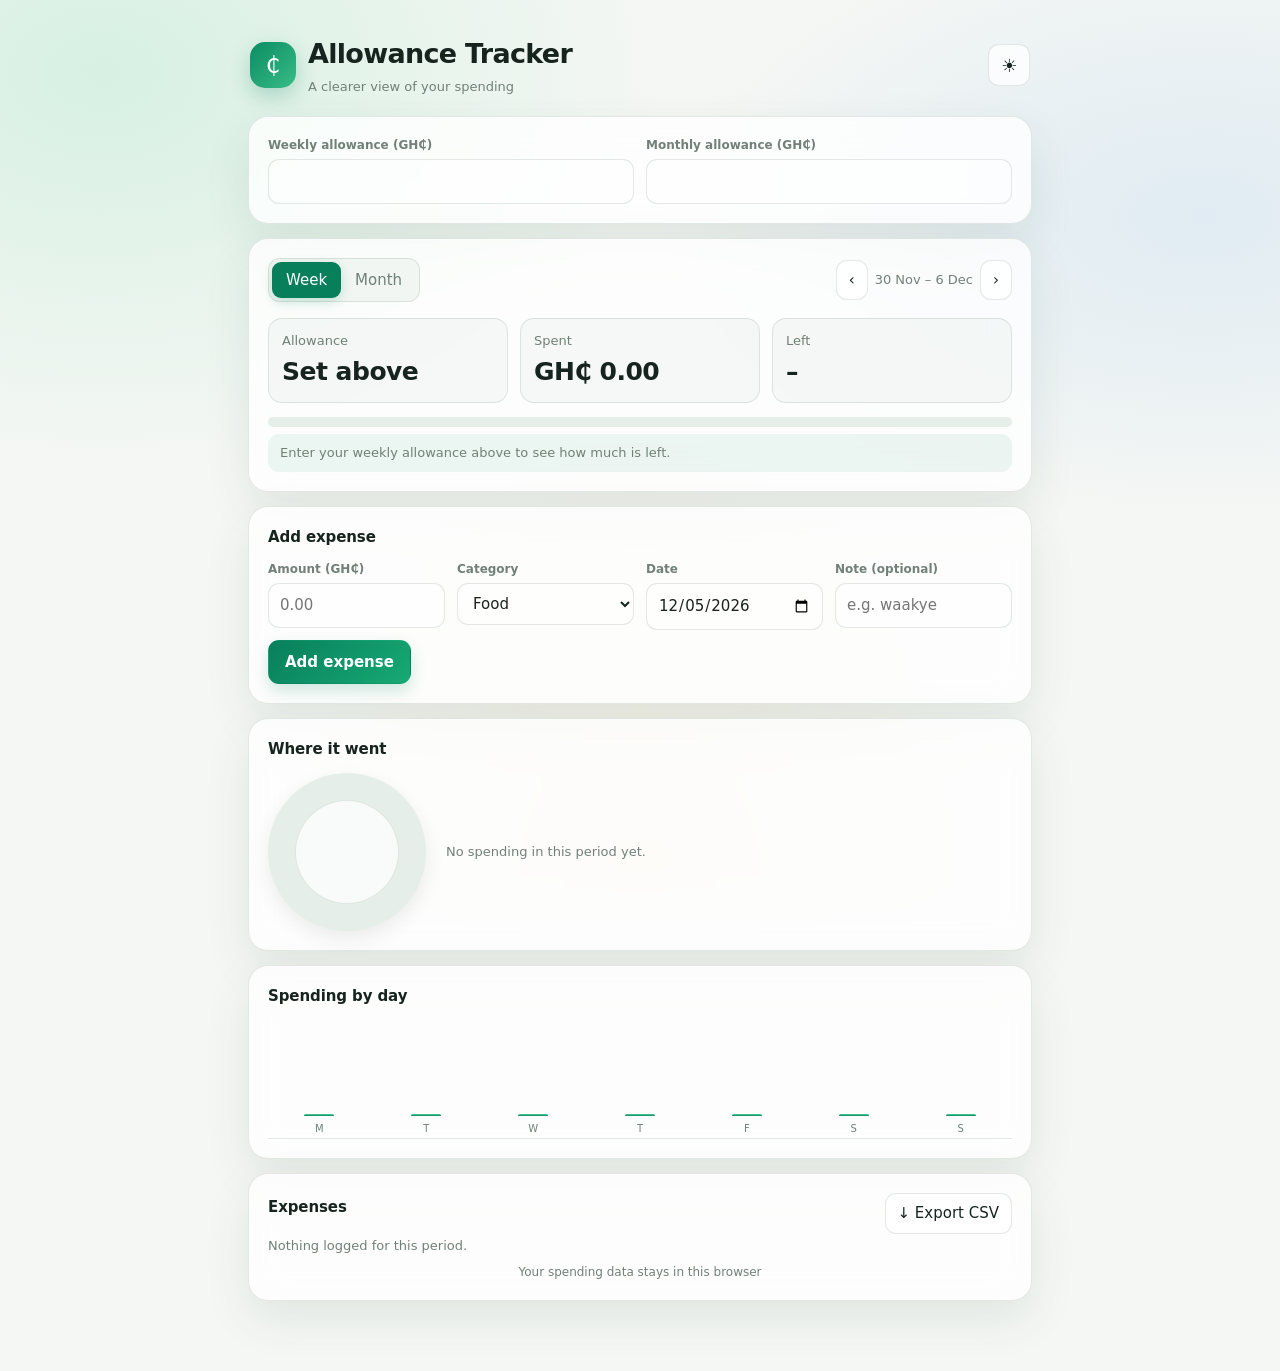
<file: real_finance.html>
<!DOCTYPE html>
<html lang="en">
<head>
<meta charset="utf-8">
<meta name="viewport" content="width=device-width, initial-scale=1, viewport-fit=cover">
<title>Allowance Tracker (GH₵)</title>
<link rel="stylesheet" href="real_finance.css">
</head>
<body>
<main>
<header class="top">
  <div class="brand">
    <div class="brandicon">₵</div>
    <div><h1>Allowance Tracker</h1><div class="subtitle">A clearer view of your spending</div></div>
  </div>
  <button class="theme" id="theme" aria-label="Switch color theme" title="Switch color theme">☀️</button>
</header>

<div class="card">
  <div class="g">
    <div><label>Weekly allowance (GH₵)</label><input id="wk" type="number" min="0" step="0.01" inputmode="decimal"></div>
    <div><label>Monthly allowance (GH₵)</label><input id="mo" type="number" min="0" step="0.01" inputmode="decimal"></div>
  </div>
</div>

<div class="card">
  <div class="row">
    <div class="seg"><button id="vw" class="on">Week</button><button id="vm">Month</button></div>
    <div class="nav"><button id="pv" aria-label="Previous">‹</button><span id="lbl" class="mut"></span><button id="nx" aria-label="Next">›</button></div>
  </div>
  <div class="g stats">
    <div class="stat"><div class="mut">Allowance</div><div class="big" id="sb">–</div></div>
    <div class="stat"><div class="mut">Spent</div><div class="big" id="ss">–</div></div>
    <div class="stat"><div class="mut">Left</div><div class="big" id="sl">–</div></div>
  </div>
  <div class="bar"><i id="pb" style="width:0"></i></div>
  <div class="mut hint" id="hint"></div>
</div>

<div class="card">
  <h2>Add expense</h2>
  <div class="g">
    <div><label>Amount (GH₵)</label><input id="am" type="number" min="0" step="0.01" inputmode="decimal" placeholder="0.00"></div>
    <div><label>Category</label><select id="ct"></select></div>
    <div><label>Date</label><input id="dt" type="date"></div>
    <div><label>Note (optional)</label><input id="nt" type="text" placeholder="e.g. waakye"></div>
  </div>
  <div style="margin-top:10px"><button class="btn p" id="add">Add expense</button></div>
</div>

<div class="card">
  <h2>Where it went</h2>
  <div class="donutwrap"><div class="donut" id="dn"></div><div class="leg" id="lg"></div></div>
</div>

<div class="card">
  <h2>Spending by day</h2>
  <div class="days" id="dy"></div>
</div>

<div class="card">
  <div class="sectionhead"><h2>Expenses</h2><button class="btn" id="csv">↓ Export CSV</button></div>
  <div id="ls"></div>
  <div class="footer">Your spending data stays in this browser</div>
</div>
</main>
<script src="real_finance.js"></script>
</body>
</html>
</file>
<file: real_finance.css>
:root{--bg:#f5f7f4;--card:rgba(255,255,255,.78);--tx:#17231e;--mut:#718078;--bd:rgba(32,72,54,.12);--ac:#087f5b;--bad:#c0392b;--track:#e5eee8;--shadow:0 18px 48px rgba(24,67,48,.09);color-scheme:light;box-sizing:border-box;padding-top:env(safe-area-inset-top,0px);padding-bottom:env(safe-area-inset-bottom,0px)}
:root[data-theme=dark]{--bg:#111a17;--card:rgba(30,43,37,.82);--tx:#eff7f2;--mut:#a1b3a9;--bd:rgba(220,245,229,.12);--ac:#50d6a1;--bad:#ff8277;--track:#2b3a32;--shadow:0 18px 48px rgba(0,0,0,.22);color-scheme:dark}
*{box-sizing:border-box}
html{min-height:100%;background:var(--bg)}
body{min-height:100vh;margin:0;background:radial-gradient(ellipse at 8% 8%,rgba(94,213,157,.20),transparent 34%),radial-gradient(ellipse at 94% 24%,rgba(113,174,235,.16),transparent 32%),radial-gradient(ellipse at 50% 100%,rgba(238,189,105,.12),transparent 38%),var(--bg);background-attachment:fixed;color:var(--tx);font:15px/1.5 system-ui,-apple-system,"Segoe UI",sans-serif;transition:background-color .25s,color .25s;overflow-x:hidden}
body:before,body:after{content:"";position:fixed;width:260px;height:260px;border-radius:50%;filter:blur(60px);opacity:.19;pointer-events:none;z-index:-1;animation:float 18s ease-in-out infinite alternate}
body:before{background:#48c78e;top:18%;left:-150px}
body:after{background:#71aef0;right:-160px;bottom:8%;animation-delay:-8s}
@keyframes float{to{transform:translate(90px,35px) scale(1.15)}}
main{max-width:820px;margin:0 auto;padding:34px 18px 56px}
.top{display:flex;align-items:center;justify-content:space-between;gap:12px;margin:0 2px 20px}
.brand{display:flex;align-items:center;gap:12px}
.brandicon{display:grid;place-items:center;width:46px;height:46px;border-radius:15px;background:linear-gradient(135deg,#0b8b63,#38bd87);color:white;font-size:23px;box-shadow:0 8px 20px rgba(8,127,91,.25)}
h1{font-size:clamp(21px,4vw,27px);letter-spacing:-.7px;margin:0}
.subtitle{color:var(--mut);font-size:13px;margin-top:2px}
.card{background:var(--card);backdrop-filter:blur(18px);-webkit-backdrop-filter:blur(18px);border:1px solid var(--bd);border-radius:20px;padding:19px;margin-bottom:14px;box-shadow:var(--shadow);animation:rise .45s ease both}
.card:nth-of-type(2){animation-delay:.04s}
.card:nth-of-type(3){animation-delay:.08s}
@keyframes rise{from{opacity:0;transform:translateY(10px)}to{opacity:1;transform:none}}
.row{display:flex;gap:9px;flex-wrap:wrap;align-items:center}
.seg{display:flex;padding:3px;border:1px solid var(--bd);border-radius:12px;background:rgba(120,150,130,.07)}
button{font:inherit;cursor:pointer;transition:transform .16s,box-shadow .16s,background .16s}
button:hover{transform:translateY(-1px)}
button:active{transform:scale(.97)}
.seg button{border:0;background:transparent;color:var(--mut);padding:7px 14px;border-radius:9px}
.seg button.on{background:var(--ac);color:#fff;box-shadow:0 4px 12px rgba(8,127,91,.2)}
.nav{margin-left:auto;display:flex;align-items:center;gap:7px}
.nav button,.btn,.theme{border:1px solid var(--bd);background:var(--card);color:var(--tx);border-radius:11px;padding:8px 12px}
.theme{width:42px;height:42px;padding:0;font-size:18px}
.btn.p{background:linear-gradient(135deg,#087f5b,#17a975);color:white;border-color:transparent;font-weight:650;box-shadow:0 7px 16px rgba(8,127,91,.19);padding:10px 16px}
.btn:hover,.nav button:hover,.theme:hover{box-shadow:0 6px 15px rgba(20,60,40,.12)}
label{font-size:12px;color:var(--mut);display:block;margin-bottom:5px;font-weight:600}
input,select{width:100%;padding:10px 11px;border:1px solid var(--bd);border-radius:11px;background:rgba(255,255,255,.42);color:var(--tx);font:inherit;outline:none;transition:border .2s,box-shadow .2s}
[data-theme=dark] input,[data-theme=dark] select{background:rgba(0,0,0,.12)}
input:focus,select:focus{border-color:var(--ac);box-shadow:0 0 0 3px color-mix(in srgb,var(--ac) 17%,transparent)}
.g{display:grid;grid-template-columns:repeat(auto-fit,minmax(145px,1fr));gap:12px}
.stats{margin-top:16px}
.stat{padding:12px 13px;border:1px solid var(--bd);border-radius:14px;background:rgba(120,150,130,.06)}
.big{font-size:clamp(20px,4vw,25px);font-weight:750;letter-spacing:-.5px;font-variant-numeric:tabular-nums;margin-top:2px}
.mut{color:var(--mut);font-size:13px}
.bar{height:10px;background:var(--track);border-radius:99px;overflow:hidden;margin:14px 0 7px}
.bar>i{display:block;height:100%;background:linear-gradient(90deg,#23a879,#70d69c);border-radius:99px;transition:width .45s ease}
.bad{color:var(--bad)}
.hint{padding:9px 12px;border-radius:11px;background:rgba(8,127,91,.07)}
h2{font-size:15px;letter-spacing:-.1px;margin:0 0 12px}
.sectionhead{display:flex;align-items:center;justify-content:space-between;gap:10px}
.donutwrap{display:flex;gap:20px;align-items:center;flex-wrap:wrap}
.donut{width:158px;height:158px;border-radius:50%;position:relative;flex:none;box-shadow:0 8px 20px rgba(0,0,0,.08);transition:transform .3s}
.donut:hover{transform:rotate(-5deg) scale(1.03)}
.donut:after{content:"";position:absolute;inset:27px;background:var(--card);border:1px solid var(--bd);border-radius:50%}
.leg{flex:1;min-width:170px}
.leg div{display:flex;align-items:center;gap:9px;padding:6px 0;border-bottom:1px solid var(--bd)}
.leg div:last-child{border:0}
.leg b{width:10px;height:10px;border-radius:4px;flex:none}
.leg span:last-child{margin-left:auto;font-variant-numeric:tabular-nums;font-size:13px}
.days{display:flex;align-items:flex-end;gap:4px;height:120px;margin-top:10px;padding-bottom:2px;border-bottom:1px solid var(--bd)}
.days div{flex:1;display:flex;flex-direction:column;justify-content:flex-end;align-items:center;height:100%;min-width:0}
.days i{width:100%;max-width:30px;background:linear-gradient(180deg,#54d39c,#07835c);border-radius:6px 6px 2px 2px;min-height:2px;transition:height .4s,filter .2s}
.days div:hover i{filter:brightness(1.13)}
.days small{font-size:10px;color:var(--mut);margin-top:5px}
.item{display:flex;gap:10px;align-items:center;padding:11px 0;border-top:1px solid var(--bd)}
.item:first-child{border-top:0}
.dot{width:10px;height:10px;border-radius:50%;flex:none}
.item .amt{margin-left:auto;font-weight:700;font-variant-numeric:tabular-nums;white-space:nowrap}
.x{border:0;background:transparent;color:var(--mut);font-size:19px;border-radius:8px;padding:2px 7px}
.x:hover{background:rgba(192,57,43,.1);color:var(--bad)}
.footer{text-align:center;color:var(--mut);font-size:12px;padding:7px 0 0}
@media(max-width:520px){main{padding:22px 13px 38px}.card{padding:16px;border-radius:17px}.top{margin-bottom:16px}.nav{gap:4px}.nav button{padding:7px 10px}.donut{width:138px;height:138px}.donut:after{inset:24px}.sectionhead .btn{font-size:12px;padding:8px 9px}}
@media(prefers-reduced-motion:reduce){*,*:before,*:after{animation-duration:.01ms!important;transition-duration:.01ms!important;scroll-behavior:auto!important}}
</file>
